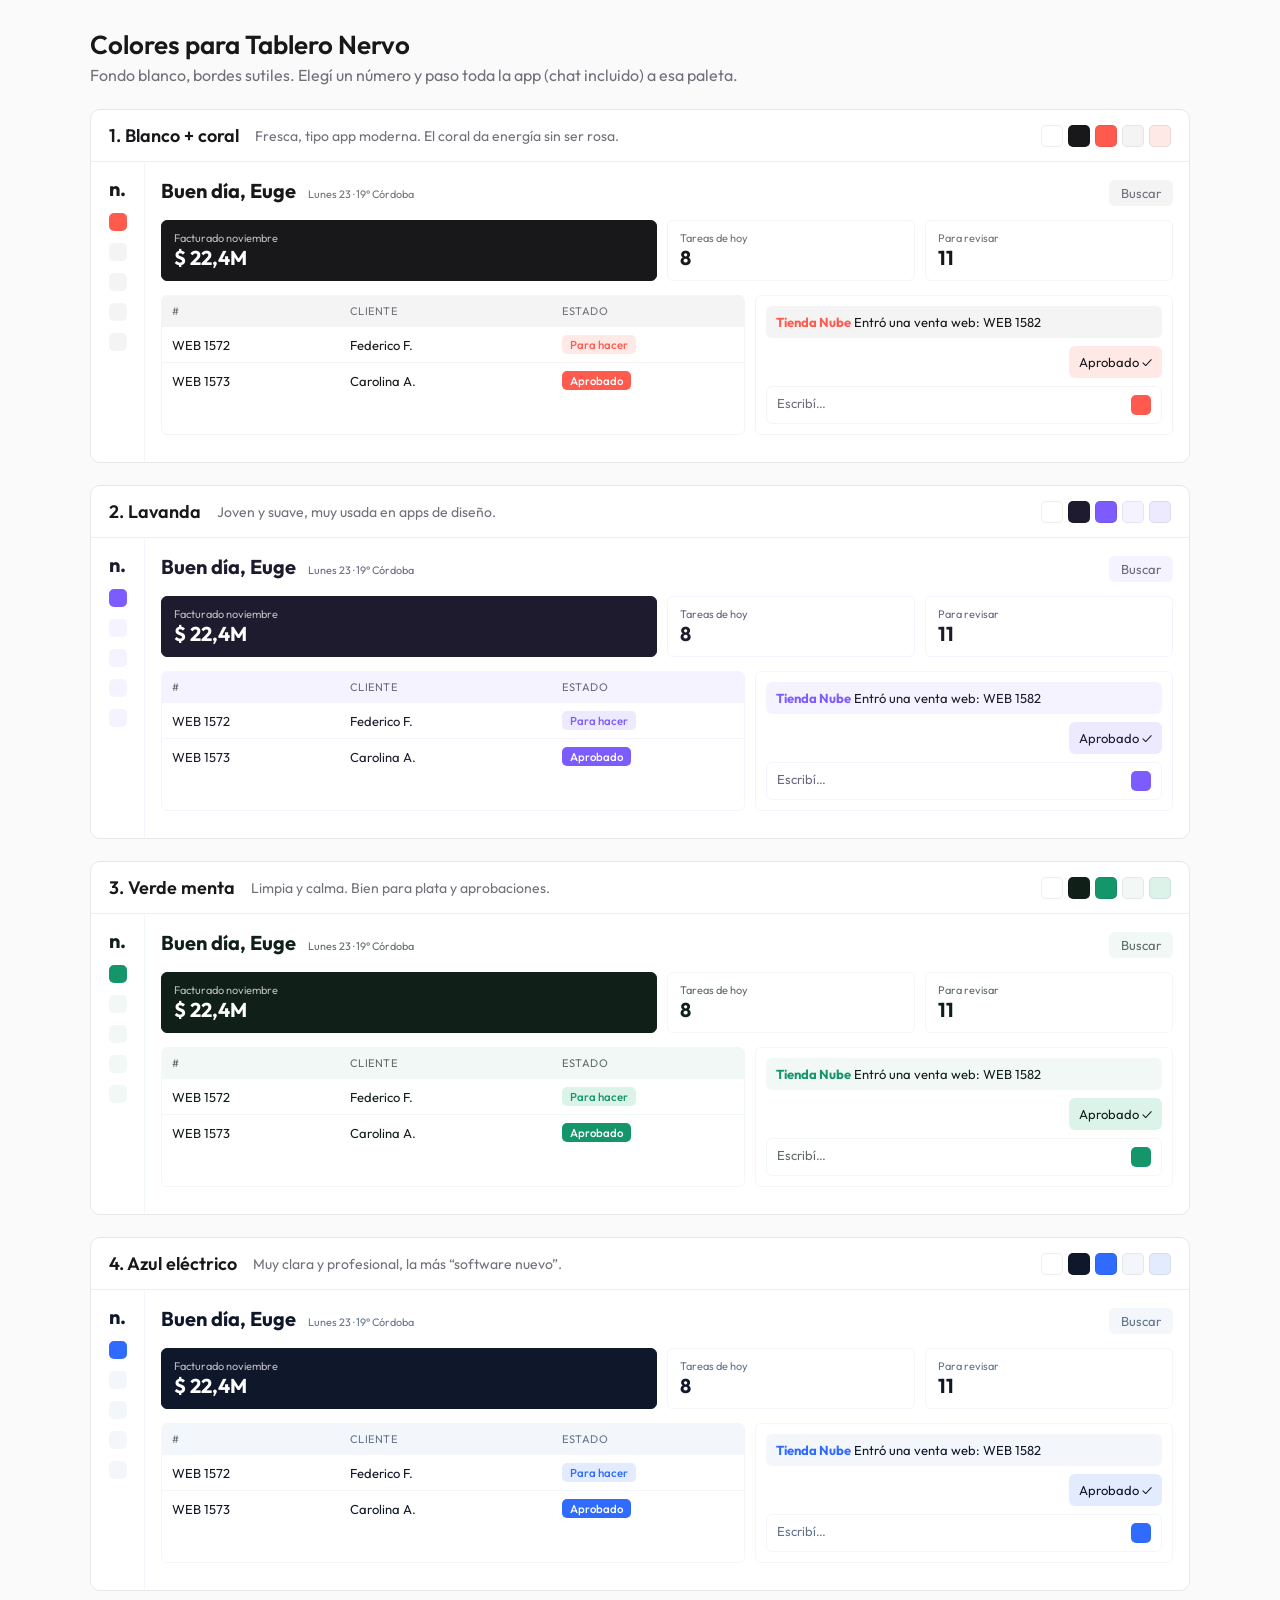
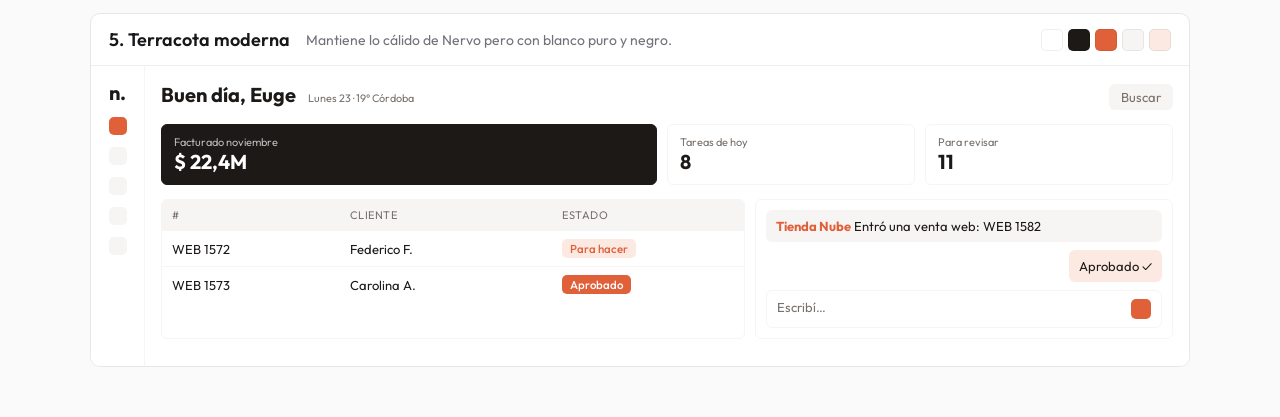
<file: colores-app.html>
<!doctype html><html lang="es"><head><meta charset="utf-8"><meta name="viewport" content="width=device-width,initial-scale=1"><title>Colores Nervo</title><link href="https://fonts.googleapis.com/css2?family=Outfit:wght@400;500;600;700&display=swap" rel="stylesheet"><style>*{box-sizing:border-box}body{margin:0;background:#FAFAFA;font-family:Outfit,sans-serif;color:#18181B;padding:28px 16px}main{max-width:1100px;margin:auto}h1{font-size:26px;margin:0 0 4px;font-weight:600}main>p{margin:0 0 24px;color:#71717A}.op{background:#fff;border:1px solid #E7E7EA;border-radius:10px;margin-bottom:22px;overflow:hidden}.hd{display:flex;align-items:center;gap:16px;flex-wrap:wrap;padding:14px 18px;border-bottom:1px solid #EEE}.hd h2{margin:0;font-size:18px;font-weight:600}.hd p{margin:0;color:#71717A;font-size:14px;flex:1;min-width:200px}.sw{display:flex;gap:5px}.sw i{width:22px;height:22px;border-radius:5px;border:1px solid #0001}.app{display:flex;background:var(--bg);color:var(--ink);min-height:300px;font-size:13px}aside{width:54px;border-right:1px solid var(--soft);display:flex;flex-direction:column;align-items:center;gap:12px;padding:14px 0}aside b{font-size:20px}aside span{width:18px;height:18px;border-radius:5px;background:var(--soft)}aside span.on{background:var(--ac)}.mn{flex:1;padding:16px;min-width:0}.top{display:flex;align-items:baseline;gap:12px;flex-wrap:wrap}.top strong{font-size:20px}.top small{color:var(--mut)}.top em{margin-left:auto;font-style:normal;background:var(--soft);color:var(--mut);padding:5px 12px;border-radius:6px}.kp{display:grid;grid-template-columns:2fr 1fr 1fr;gap:10px;margin:14px 0}.k{border:1px solid var(--soft);border-radius:6px;padding:10px 12px;background:var(--bg)}.k small{display:block;color:var(--mut);font-size:11px}.k strong{font-size:20px}.k.big{background:var(--ink);color:var(--bg);border-color:var(--ink)}.k.big small{color:var(--bg);opacity:.7}.row{display:grid;grid-template-columns:1.4fr 1fr;gap:10px}.tb{border:1px solid var(--soft);border-radius:6px;overflow:hidden}.th,.tr{display:grid;grid-template-columns:1fr 1.2fr 1fr;padding:8px 10px;gap:6px;align-items:center}.th{background:var(--soft);color:var(--mut);font-size:11px;text-transform:uppercase;letter-spacing:.04em}.tr{border-top:1px solid var(--soft)}.ch{background:var(--acs);color:var(--ac);padding:2px 8px;border-radius:5px;font-size:11.5px;justify-self:start;font-weight:500}.ch.ok{background:var(--ac);color:#fff}.chat{border:1px solid var(--soft);border-radius:6px;padding:10px;display:flex;flex-direction:column;gap:8px;background:var(--bg)}.m{background:var(--soft);padding:8px 10px;border-radius:6px}.m b{color:var(--ac)}.m.me{align-self:flex-end;background:var(--acs)}.in{margin-top:auto;border:1px solid var(--soft);border-radius:6px;padding:8px 10px;color:var(--mut);display:flex;justify-content:space-between}.in span{width:20px;height:20px;border-radius:5px;background:var(--ac)}@media(max-width:640px){.kp{grid-template-columns:1fr 1fr}.k.big{grid-column:1/-1}.row{grid-template-columns:1fr}}</style></head><body><main><h1>Colores para Tablero Nervo</h1><p>Fondo blanco, bordes sutiles. Elegí un número y paso toda la app (chat incluido) a esa paleta.</p><section class="op"><div class="hd"><h2>1. Blanco + coral</h2><p>Fresca, tipo app moderna. El coral da energía sin ser rosa.</p><div class="sw"><i style="background:#FFFFFF"></i><i style="background:#18181B"></i><i style="background:#FF5A4E"></i><i style="background:#F4F4F5"></i><i style="background:#FFE9E6"></i></div></div><div class="app" style="--bg:#FFFFFF;--ink:#18181B;--ac:#FF5A4E;--soft:#F4F4F5;--acs:#FFE9E6;--mut:#71717A"><aside><b>n.</b><span class="on"></span><span></span><span></span><span></span><span></span></aside><div class="mn"><div class="top"><strong>Buen día, Euge</strong><small>Lunes 23 · 19° Córdoba</small><em>Buscar</em></div><div class="kp"><div class="k big"><small>Facturado noviembre</small><strong>$ 22,4M</strong></div><div class="k"><small>Tareas de hoy</small><strong>8</strong></div><div class="k"><small>Para revisar</small><strong>11</strong></div></div><div class="row"><div class="tb"><div class="th"><span>#</span><span>Cliente</span><span>Estado</span></div><div class="tr"><span>WEB 1572</span><span>Federico F.</span><span class="ch">Para hacer</span></div><div class="tr"><span>WEB 1573</span><span>Carolina A.</span><span class="ch ok">Aprobado</span></div></div><div class="chat"><div class="m"><b>Tienda Nube</b> Entró una venta web: WEB 1582</div><div class="m me">Aprobado ✓</div><div class="in">Escribí…<span></span></div></div></div></div></div></section><section class="op"><div class="hd"><h2>2. Lavanda</h2><p>Joven y suave, muy usada en apps de diseño.</p><div class="sw"><i style="background:#FFFFFF"></i><i style="background:#1E1B2E"></i><i style="background:#7C5CFF"></i><i style="background:#F5F3FF"></i><i style="background:#EDE9FE"></i></div></div><div class="app" style="--bg:#FFFFFF;--ink:#1E1B2E;--ac:#7C5CFF;--soft:#F5F3FF;--acs:#EDE9FE;--mut:#6B6880"><aside><b>n.</b><span class="on"></span><span></span><span></span><span></span><span></span></aside><div class="mn"><div class="top"><strong>Buen día, Euge</strong><small>Lunes 23 · 19° Córdoba</small><em>Buscar</em></div><div class="kp"><div class="k big"><small>Facturado noviembre</small><strong>$ 22,4M</strong></div><div class="k"><small>Tareas de hoy</small><strong>8</strong></div><div class="k"><small>Para revisar</small><strong>11</strong></div></div><div class="row"><div class="tb"><div class="th"><span>#</span><span>Cliente</span><span>Estado</span></div><div class="tr"><span>WEB 1572</span><span>Federico F.</span><span class="ch">Para hacer</span></div><div class="tr"><span>WEB 1573</span><span>Carolina A.</span><span class="ch ok">Aprobado</span></div></div><div class="chat"><div class="m"><b>Tienda Nube</b> Entró una venta web: WEB 1582</div><div class="m me">Aprobado ✓</div><div class="in">Escribí…<span></span></div></div></div></div></div></section><section class="op"><div class="hd"><h2>3. Verde menta</h2><p>Limpia y calma. Bien para plata y aprobaciones.</p><div class="sw"><i style="background:#FFFFFF"></i><i style="background:#102018"></i><i style="background:#14966A"></i><i style="background:#F1F8F5"></i><i style="background:#DCF3EA"></i></div></div><div class="app" style="--bg:#FFFFFF;--ink:#102018;--ac:#14966A;--soft:#F1F8F5;--acs:#DCF3EA;--mut:#5E6E66"><aside><b>n.</b><span class="on"></span><span></span><span></span><span></span><span></span></aside><div class="mn"><div class="top"><strong>Buen día, Euge</strong><small>Lunes 23 · 19° Córdoba</small><em>Buscar</em></div><div class="kp"><div class="k big"><small>Facturado noviembre</small><strong>$ 22,4M</strong></div><div class="k"><small>Tareas de hoy</small><strong>8</strong></div><div class="k"><small>Para revisar</small><strong>11</strong></div></div><div class="row"><div class="tb"><div class="th"><span>#</span><span>Cliente</span><span>Estado</span></div><div class="tr"><span>WEB 1572</span><span>Federico F.</span><span class="ch">Para hacer</span></div><div class="tr"><span>WEB 1573</span><span>Carolina A.</span><span class="ch ok">Aprobado</span></div></div><div class="chat"><div class="m"><b>Tienda Nube</b> Entró una venta web: WEB 1582</div><div class="m me">Aprobado ✓</div><div class="in">Escribí…<span></span></div></div></div></div></div></section><section class="op"><div class="hd"><h2>4. Azul eléctrico</h2><p>Muy clara y profesional, la más “software nuevo”.</p><div class="sw"><i style="background:#FFFFFF"></i><i style="background:#0F172A"></i><i style="background:#2F6BFF"></i><i style="background:#F3F6FB"></i><i style="background:#E3ECFF"></i></div></div><div class="app" style="--bg:#FFFFFF;--ink:#0F172A;--ac:#2F6BFF;--soft:#F3F6FB;--acs:#E3ECFF;--mut:#64748B"><aside><b>n.</b><span class="on"></span><span></span><span></span><span></span><span></span></aside><div class="mn"><div class="top"><strong>Buen día, Euge</strong><small>Lunes 23 · 19° Córdoba</small><em>Buscar</em></div><div class="kp"><div class="k big"><small>Facturado noviembre</small><strong>$ 22,4M</strong></div><div class="k"><small>Tareas de hoy</small><strong>8</strong></div><div class="k"><small>Para revisar</small><strong>11</strong></div></div><div class="row"><div class="tb"><div class="th"><span>#</span><span>Cliente</span><span>Estado</span></div><div class="tr"><span>WEB 1572</span><span>Federico F.</span><span class="ch">Para hacer</span></div><div class="tr"><span>WEB 1573</span><span>Carolina A.</span><span class="ch ok">Aprobado</span></div></div><div class="chat"><div class="m"><b>Tienda Nube</b> Entró una venta web: WEB 1582</div><div class="m me">Aprobado ✓</div><div class="in">Escribí…<span></span></div></div></div></div></div></section><section class="op"><div class="hd"><h2>5. Terracota moderna</h2><p>Mantiene lo cálido de Nervo pero con blanco puro y negro.</p><div class="sw"><i style="background:#FFFFFF"></i><i style="background:#1C1917"></i><i style="background:#E0603A"></i><i style="background:#F7F5F3"></i><i style="background:#FCE9E1"></i></div></div><div class="app" style="--bg:#FFFFFF;--ink:#1C1917;--ac:#E0603A;--soft:#F7F5F3;--acs:#FCE9E1;--mut:#78716C"><aside><b>n.</b><span class="on"></span><span></span><span></span><span></span><span></span></aside><div class="mn"><div class="top"><strong>Buen día, Euge</strong><small>Lunes 23 · 19° Córdoba</small><em>Buscar</em></div><div class="kp"><div class="k big"><small>Facturado noviembre</small><strong>$ 22,4M</strong></div><div class="k"><small>Tareas de hoy</small><strong>8</strong></div><div class="k"><small>Para revisar</small><strong>11</strong></div></div><div class="row"><div class="tb"><div class="th"><span>#</span><span>Cliente</span><span>Estado</span></div><div class="tr"><span>WEB 1572</span><span>Federico F.</span><span class="ch">Para hacer</span></div><div class="tr"><span>WEB 1573</span><span>Carolina A.</span><span class="ch ok">Aprobado</span></div></div><div class="chat"><div class="m"><b>Tienda Nube</b> Entró una venta web: WEB 1582</div><div class="m me">Aprobado ✓</div><div class="in">Escribí…<span></span></div></div></div></div></div></section></main></body></html>
</file>
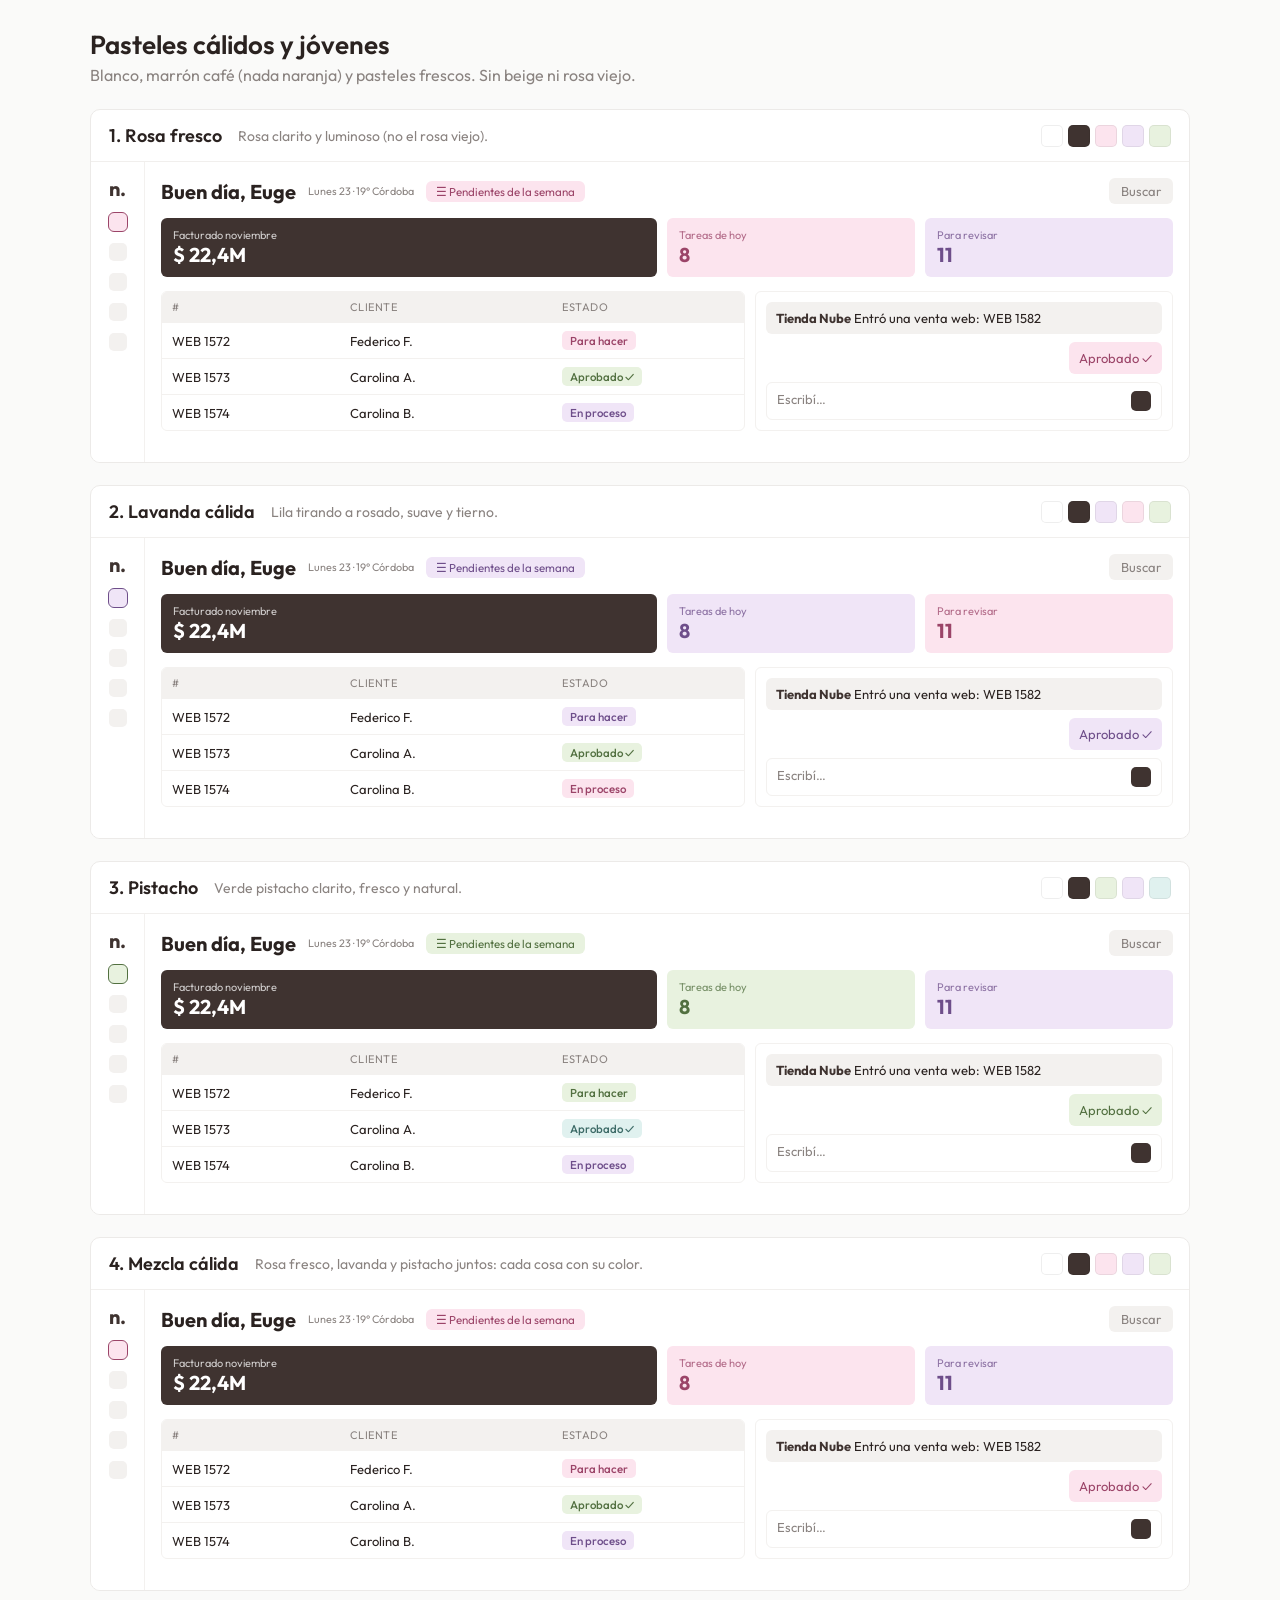
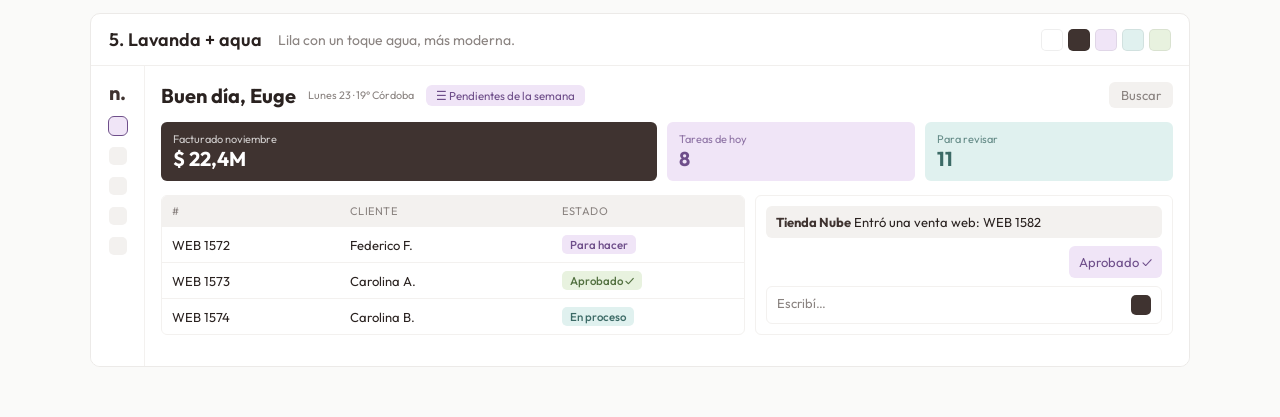
<file: colores-combo.html>
<!doctype html><html lang="es"><head><meta charset="utf-8"><meta name="viewport" content="width=device-width,initial-scale=1"><title>Combinaciones Nervo</title><link href="https://fonts.googleapis.com/css2?family=Outfit:wght@400;500;600;700&display=swap" rel="stylesheet"><style>*{box-sizing:border-box}body{margin:0;background:#FAFAF9;font-family:Outfit,sans-serif;color:#2A2220;padding:28px 16px}main{max-width:1100px;margin:auto}h1{font-size:26px;margin:0 0 4px;font-weight:600}main>p{margin:0 0 24px;color:#8A8380}.op{background:#fff;border:1px solid #ECEAE8;border-radius:10px;margin-bottom:22px;overflow:hidden}.hd{display:flex;align-items:center;gap:16px;flex-wrap:wrap;padding:14px 18px;border-bottom:1px solid #F1EFED}.hd h2{margin:0;font-size:18px;font-weight:600}.hd p{margin:0;color:#8A8380;font-size:14px;flex:1;min-width:200px}.sw{display:flex;gap:5px}.sw i{width:22px;height:22px;border-radius:5px;border:1px solid #0001}.app{display:flex;background:#fff;color:#2A2220;min-height:300px;font-size:13px}aside{width:54px;border-right:1px solid #F3F1EF;display:flex;flex-direction:column;align-items:center;gap:12px;padding:14px 0}aside b{font-size:20px;color:#3F3330}aside span{width:18px;height:18px;border-radius:5px;background:#F3F1EF}aside span.on{background:var(--a);outline:1.5px solid var(--at)}.mn{flex:1;padding:16px;min-width:0}.top{display:flex;align-items:center;gap:12px;flex-wrap:wrap}.top strong{font-size:20px}.top small{color:#8A8380}.pill{background:var(--a);color:var(--at);padding:3px 10px;border-radius:6px;font-size:11.5px}.top em{margin-left:auto;font-style:normal;background:#F3F1EF;color:#8A8380;padding:5px 12px;border-radius:6px}.kp{display:grid;grid-template-columns:2fr 1fr 1fr;gap:10px;margin:14px 0}.k{border-radius:6px;padding:10px 12px}.k small{display:block;font-size:11px;opacity:.75}.k strong{font-size:20px}.k.big{background:#3F3330;color:#fff}.k.ka{background:var(--a);color:var(--at)}.k.kb{background:var(--b);color:var(--bt)}.row{display:grid;grid-template-columns:1.4fr 1fr;gap:10px}.tb{border:1px solid #F3F1EF;border-radius:6px;overflow:hidden}.th,.tr{display:grid;grid-template-columns:1fr 1.2fr 1fr;padding:8px 10px;gap:6px;align-items:center}.th{background:#F3F1EF;color:#8A8380;font-size:11px;text-transform:uppercase;letter-spacing:.04em}.tr{border-top:1px solid #F3F1EF}.ch{padding:2px 8px;border-radius:5px;font-size:11.5px;justify-self:start;font-weight:500}.ca{background:var(--a);color:var(--at)}.cb{background:var(--b);color:var(--bt)}.cc{background:var(--c);color:var(--ct)}.chat{border:1px solid #F3F1EF;border-radius:6px;padding:10px;display:flex;flex-direction:column;gap:8px}.m{background:#F3F1EF;padding:8px 10px;border-radius:6px}.m b{color:#3F3330}.m.me{align-self:flex-end;background:var(--a);color:var(--at)}.in{margin-top:auto;border:1px solid #F3F1EF;border-radius:6px;padding:8px 10px;color:#8A8380;display:flex;justify-content:space-between}.in span{width:20px;height:20px;border-radius:5px;background:#3F3330}@media(max-width:640px){.kp{grid-template-columns:1fr 1fr}.k.big{grid-column:1/-1}.row{grid-template-columns:1fr}}</style></head><body><main><h1>Pasteles cálidos y jóvenes</h1><p>Blanco, marrón café (nada naranja) y pasteles frescos. Sin beige ni rosa viejo.</p><section class="op"><div class="hd"><h2>1. Rosa fresco</h2><p>Rosa clarito y luminoso (no el rosa viejo).</p><div class="sw"><i style="background:#FFFFFF"></i><i style="background:#3F3330"></i><i style="background:#FCE4EE"></i><i style="background:#F0E5F7"></i><i style="background:#E8F2DF"></i></div></div><div class="app" style="--a:#FCE4EE;--at:#9B4468;--b:#F0E5F7;--bt:#6E4E8A;--c:#E8F2DF;--ct:#527040"><aside><b>n.</b><span class="on"></span><span></span><span></span><span></span><span></span></aside><div class="mn"><div class="top"><strong>Buen día, Euge</strong><small>Lunes 23 · 19° Córdoba</small><span class="pill">☰ Pendientes de la semana</span><em>Buscar</em></div><div class="kp"><div class="k big"><small>Facturado noviembre</small><strong>$ 22,4M</strong></div><div class="k ka"><small>Tareas de hoy</small><strong>8</strong></div><div class="k kb"><small>Para revisar</small><strong>11</strong></div></div><div class="row"><div class="tb"><div class="th"><span>#</span><span>Cliente</span><span>Estado</span></div><div class="tr"><span>WEB 1572</span><span>Federico F.</span><span class="ch ca">Para hacer</span></div><div class="tr"><span>WEB 1573</span><span>Carolina A.</span><span class="ch cc">Aprobado ✓</span></div><div class="tr"><span>WEB 1574</span><span>Carolina B.</span><span class="ch cb">En proceso</span></div></div><div class="chat"><div class="m"><b>Tienda Nube</b> Entró una venta web: WEB 1582</div><div class="m me">Aprobado ✓</div><div class="in">Escribí…<span></span></div></div></div></div></div></section><section class="op"><div class="hd"><h2>2. Lavanda cálida</h2><p>Lila tirando a rosado, suave y tierno.</p><div class="sw"><i style="background:#FFFFFF"></i><i style="background:#3F3330"></i><i style="background:#F0E5F7"></i><i style="background:#FCE4EE"></i><i style="background:#E8F2DF"></i></div></div><div class="app" style="--a:#F0E5F7;--at:#6E4E8A;--b:#FCE4EE;--bt:#9B4468;--c:#E8F2DF;--ct:#527040"><aside><b>n.</b><span class="on"></span><span></span><span></span><span></span><span></span></aside><div class="mn"><div class="top"><strong>Buen día, Euge</strong><small>Lunes 23 · 19° Córdoba</small><span class="pill">☰ Pendientes de la semana</span><em>Buscar</em></div><div class="kp"><div class="k big"><small>Facturado noviembre</small><strong>$ 22,4M</strong></div><div class="k ka"><small>Tareas de hoy</small><strong>8</strong></div><div class="k kb"><small>Para revisar</small><strong>11</strong></div></div><div class="row"><div class="tb"><div class="th"><span>#</span><span>Cliente</span><span>Estado</span></div><div class="tr"><span>WEB 1572</span><span>Federico F.</span><span class="ch ca">Para hacer</span></div><div class="tr"><span>WEB 1573</span><span>Carolina A.</span><span class="ch cc">Aprobado ✓</span></div><div class="tr"><span>WEB 1574</span><span>Carolina B.</span><span class="ch cb">En proceso</span></div></div><div class="chat"><div class="m"><b>Tienda Nube</b> Entró una venta web: WEB 1582</div><div class="m me">Aprobado ✓</div><div class="in">Escribí…<span></span></div></div></div></div></div></section><section class="op"><div class="hd"><h2>3. Pistacho</h2><p>Verde pistacho clarito, fresco y natural.</p><div class="sw"><i style="background:#FFFFFF"></i><i style="background:#3F3330"></i><i style="background:#E8F2DF"></i><i style="background:#F0E5F7"></i><i style="background:#E0F1EF"></i></div></div><div class="app" style="--a:#E8F2DF;--at:#527040;--b:#F0E5F7;--bt:#6E4E8A;--c:#E0F1EF;--ct:#3C6A66"><aside><b>n.</b><span class="on"></span><span></span><span></span><span></span><span></span></aside><div class="mn"><div class="top"><strong>Buen día, Euge</strong><small>Lunes 23 · 19° Córdoba</small><span class="pill">☰ Pendientes de la semana</span><em>Buscar</em></div><div class="kp"><div class="k big"><small>Facturado noviembre</small><strong>$ 22,4M</strong></div><div class="k ka"><small>Tareas de hoy</small><strong>8</strong></div><div class="k kb"><small>Para revisar</small><strong>11</strong></div></div><div class="row"><div class="tb"><div class="th"><span>#</span><span>Cliente</span><span>Estado</span></div><div class="tr"><span>WEB 1572</span><span>Federico F.</span><span class="ch ca">Para hacer</span></div><div class="tr"><span>WEB 1573</span><span>Carolina A.</span><span class="ch cc">Aprobado ✓</span></div><div class="tr"><span>WEB 1574</span><span>Carolina B.</span><span class="ch cb">En proceso</span></div></div><div class="chat"><div class="m"><b>Tienda Nube</b> Entró una venta web: WEB 1582</div><div class="m me">Aprobado ✓</div><div class="in">Escribí…<span></span></div></div></div></div></div></section><section class="op"><div class="hd"><h2>4. Mezcla cálida</h2><p>Rosa fresco, lavanda y pistacho juntos: cada cosa con su color.</p><div class="sw"><i style="background:#FFFFFF"></i><i style="background:#3F3330"></i><i style="background:#FCE4EE"></i><i style="background:#F0E5F7"></i><i style="background:#E8F2DF"></i></div></div><div class="app" style="--a:#FCE4EE;--at:#9B4468;--b:#F0E5F7;--bt:#6E4E8A;--c:#E8F2DF;--ct:#527040"><aside><b>n.</b><span class="on"></span><span></span><span></span><span></span><span></span></aside><div class="mn"><div class="top"><strong>Buen día, Euge</strong><small>Lunes 23 · 19° Córdoba</small><span class="pill">☰ Pendientes de la semana</span><em>Buscar</em></div><div class="kp"><div class="k big"><small>Facturado noviembre</small><strong>$ 22,4M</strong></div><div class="k ka"><small>Tareas de hoy</small><strong>8</strong></div><div class="k kb"><small>Para revisar</small><strong>11</strong></div></div><div class="row"><div class="tb"><div class="th"><span>#</span><span>Cliente</span><span>Estado</span></div><div class="tr"><span>WEB 1572</span><span>Federico F.</span><span class="ch ca">Para hacer</span></div><div class="tr"><span>WEB 1573</span><span>Carolina A.</span><span class="ch cc">Aprobado ✓</span></div><div class="tr"><span>WEB 1574</span><span>Carolina B.</span><span class="ch cb">En proceso</span></div></div><div class="chat"><div class="m"><b>Tienda Nube</b> Entró una venta web: WEB 1582</div><div class="m me">Aprobado ✓</div><div class="in">Escribí…<span></span></div></div></div></div></div></section><section class="op"><div class="hd"><h2>5. Lavanda + aqua</h2><p>Lila con un toque agua, más moderna.</p><div class="sw"><i style="background:#FFFFFF"></i><i style="background:#3F3330"></i><i style="background:#F0E5F7"></i><i style="background:#E0F1EF"></i><i style="background:#E8F2DF"></i></div></div><div class="app" style="--a:#F0E5F7;--at:#6E4E8A;--b:#E0F1EF;--bt:#3C6A66;--c:#E8F2DF;--ct:#527040"><aside><b>n.</b><span class="on"></span><span></span><span></span><span></span><span></span></aside><div class="mn"><div class="top"><strong>Buen día, Euge</strong><small>Lunes 23 · 19° Córdoba</small><span class="pill">☰ Pendientes de la semana</span><em>Buscar</em></div><div class="kp"><div class="k big"><small>Facturado noviembre</small><strong>$ 22,4M</strong></div><div class="k ka"><small>Tareas de hoy</small><strong>8</strong></div><div class="k kb"><small>Para revisar</small><strong>11</strong></div></div><div class="row"><div class="tb"><div class="th"><span>#</span><span>Cliente</span><span>Estado</span></div><div class="tr"><span>WEB 1572</span><span>Federico F.</span><span class="ch ca">Para hacer</span></div><div class="tr"><span>WEB 1573</span><span>Carolina A.</span><span class="ch cc">Aprobado ✓</span></div><div class="tr"><span>WEB 1574</span><span>Carolina B.</span><span class="ch cb">En proceso</span></div></div><div class="chat"><div class="m"><b>Tienda Nube</b> Entró una venta web: WEB 1582</div><div class="m me">Aprobado ✓</div><div class="in">Escribí…<span></span></div></div></div></div></div></section></main></body></html>
</file>
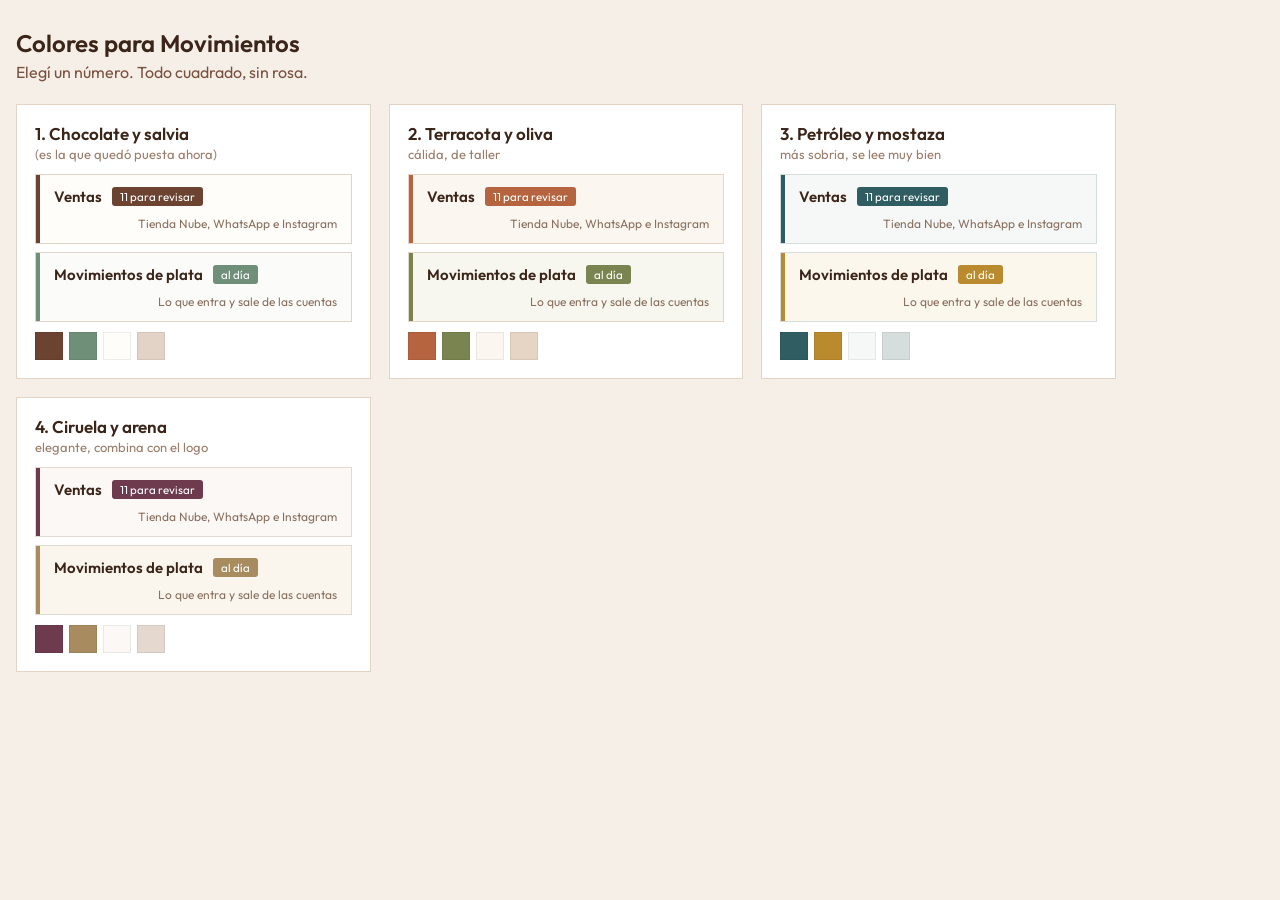
<file: colores-mov.html>
<!doctype html><html lang="es"><head><meta charset="utf-8"><meta name="viewport" content="width=device-width,initial-scale=1"><title>Colores Movimientos</title><link href="https://fonts.googleapis.com/css2?family=Outfit:wght@400;500;600&display=swap" rel="stylesheet"><style>body{margin:0;background:#F5EFE8;font-family:Outfit,sans-serif;color:#3B2418;padding:28px 16px}h1{font-weight:600;font-size:24px;margin:0 0 4px}main>p{margin:0 0 22px;color:#7A5240}.g{display:grid;grid-template-columns:repeat(auto-fit,minmax(320px,1fr));gap:18px;max-width:1100px}.op{background:#fff;border:1px solid #E2D3C6;padding:18px}.op h2{font-size:17px;margin:0;font-weight:600}.op>p{margin:2px 0 12px;font-size:13px;color:#9A7D6B}.b{border:1px solid;padding:12px 14px 12px 18px;display:flex;align-items:center;gap:10px;flex-wrap:wrap;margin-bottom:8px}.b b{font-weight:600;font-size:15px}.b em{font-style:normal;color:#fff;font-size:11.5px;padding:2px 8px;border-radius:3px}.b span{font-size:12px;color:#8A7060;margin-left:auto}.sw{display:flex;gap:6px;margin-top:10px}.sw i{width:26px;height:26px;border:1px solid #0001}</style></head><body><main><h1>Colores para Movimientos</h1><p>Elegí un número. Todo cuadrado, sin rosa.</p><div class="g"><div class="op"><h2>1. Chocolate y salvia</h2><p>(es la que quedó puesta ahora)</p><div class="b" style="background:#FFFDFA;box-shadow:inset 4px 0 0 #6B4330;border-color:#E2D3C6"><b>Ventas</b><em style="background:#6B4330">11 para revisar</em><span>Tienda Nube, WhatsApp e Instagram</span></div><div class="b" style="background:#FBFCFA;box-shadow:inset 4px 0 0 #6F8F78;border-color:#E2D3C6"><b>Movimientos de plata</b><em style="background:#6F8F78">al día</em><span>Lo que entra y sale de las cuentas</span></div><div class="sw"><i style="background:#6B4330"></i><i style="background:#6F8F78"></i><i style="background:#FFFDFA"></i><i style="background:#E2D3C6"></i></div></div><div class="op"><h2>2. Terracota y oliva</h2><p>cálida, de taller</p><div class="b" style="background:#FBF6F0;box-shadow:inset 4px 0 0 #B5643F;border-color:#E6D5C4"><b>Ventas</b><em style="background:#B5643F">11 para revisar</em><span>Tienda Nube, WhatsApp e Instagram</span></div><div class="b" style="background:#F7F7EF;box-shadow:inset 4px 0 0 #7A8450;border-color:#E6D5C4"><b>Movimientos de plata</b><em style="background:#7A8450">al día</em><span>Lo que entra y sale de las cuentas</span></div><div class="sw"><i style="background:#B5643F"></i><i style="background:#7A8450"></i><i style="background:#FBF6F0"></i><i style="background:#E6D5C4"></i></div></div><div class="op"><h2>3. Petróleo y mostaza</h2><p>más sobria, se lee muy bien</p><div class="b" style="background:#F6F8F7;box-shadow:inset 4px 0 0 #2F5D62;border-color:#D5DEDC"><b>Ventas</b><em style="background:#2F5D62">11 para revisar</em><span>Tienda Nube, WhatsApp e Instagram</span></div><div class="b" style="background:#FBF7EC;box-shadow:inset 4px 0 0 #B98B2E;border-color:#D5DEDC"><b>Movimientos de plata</b><em style="background:#B98B2E">al día</em><span>Lo que entra y sale de las cuentas</span></div><div class="sw"><i style="background:#2F5D62"></i><i style="background:#B98B2E"></i><i style="background:#F6F8F7"></i><i style="background:#D5DEDC"></i></div></div><div class="op"><h2>4. Ciruela y arena</h2><p>elegante, combina con el logo</p><div class="b" style="background:#FBF8F5;box-shadow:inset 4px 0 0 #6E3B4E;border-color:#E4D8CF"><b>Ventas</b><em style="background:#6E3B4E">11 para revisar</em><span>Tienda Nube, WhatsApp e Instagram</span></div><div class="b" style="background:#FAF6EE;box-shadow:inset 4px 0 0 #A88B5E;border-color:#E4D8CF"><b>Movimientos de plata</b><em style="background:#A88B5E">al día</em><span>Lo que entra y sale de las cuentas</span></div><div class="sw"><i style="background:#6E3B4E"></i><i style="background:#A88B5E"></i><i style="background:#FBF8F5"></i><i style="background:#E4D8CF"></i></div></div></div></main></body></html>
</file>
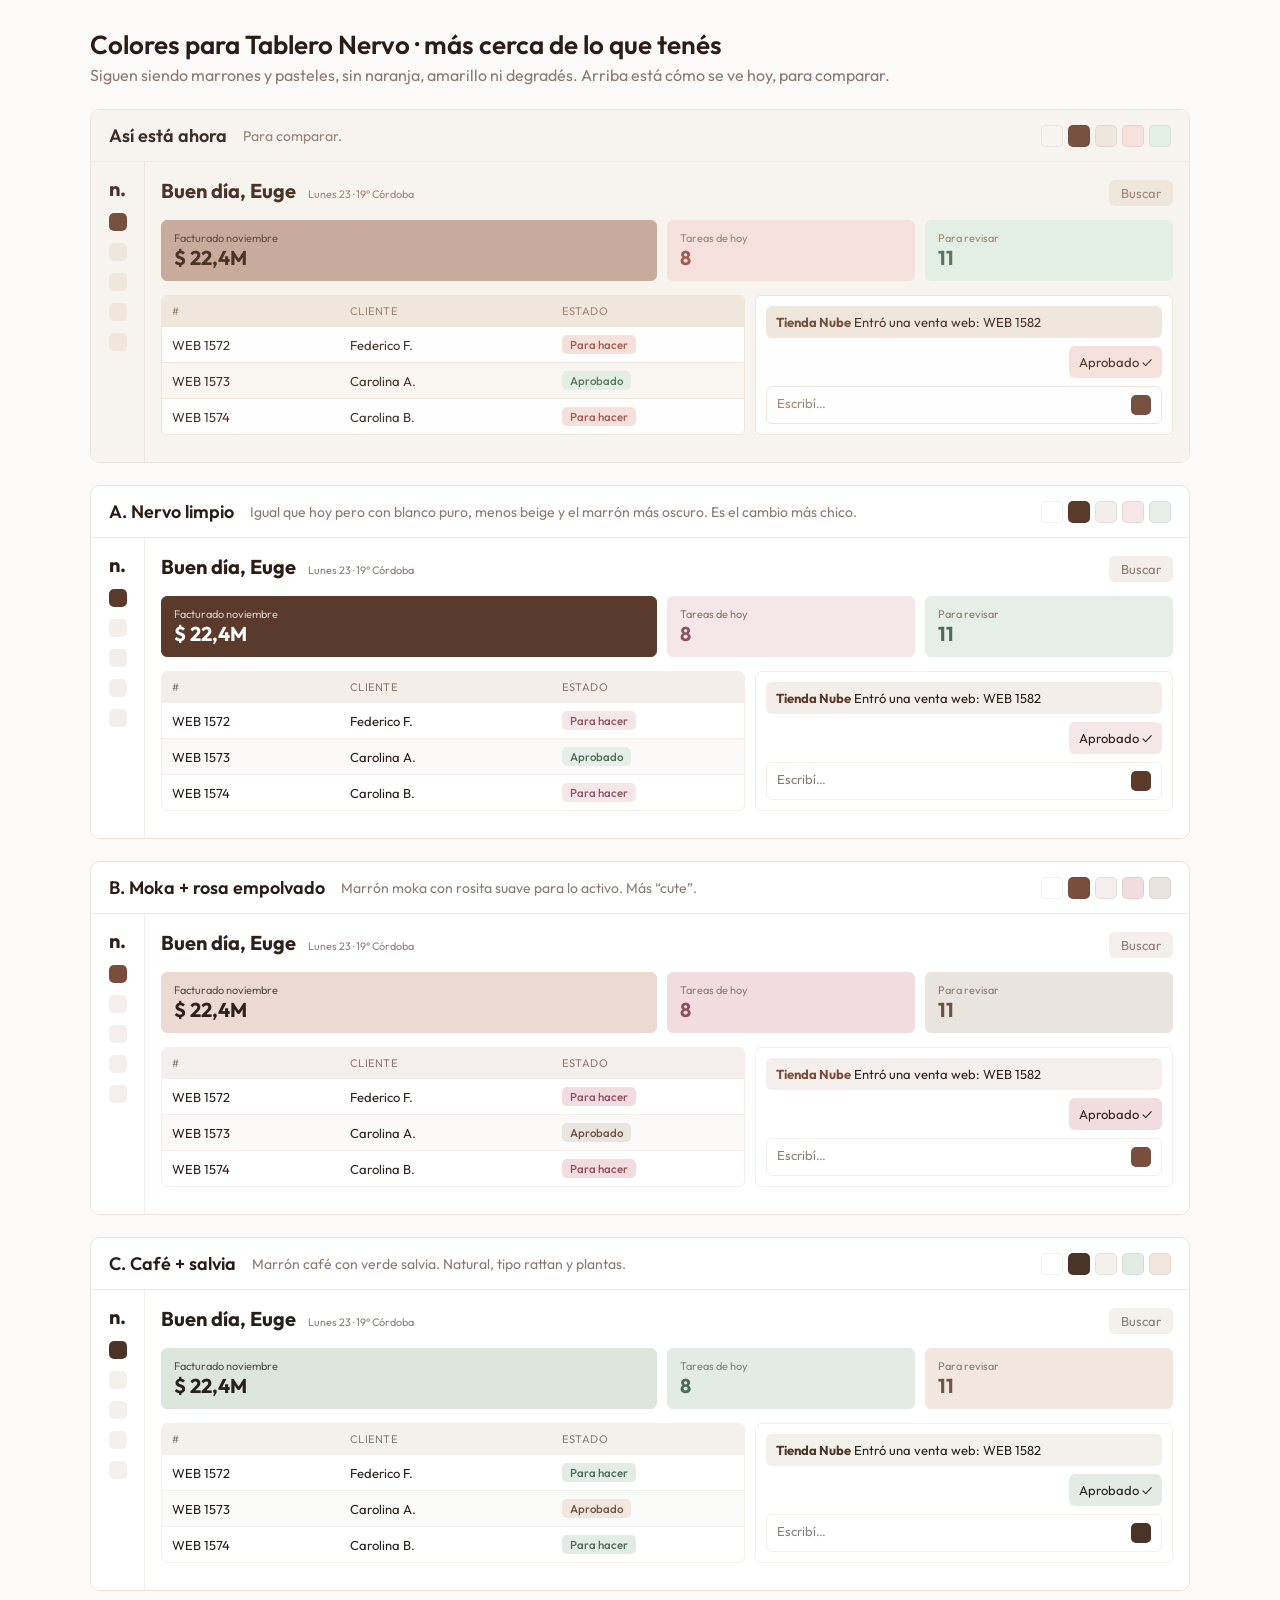
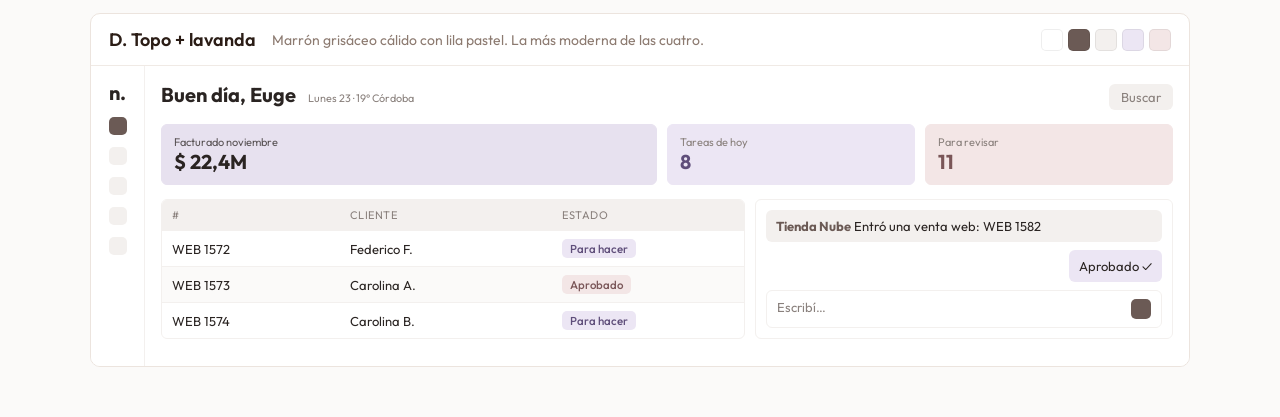
<file: colores-nervo.html>
<!doctype html><html lang="es"><head><meta charset="utf-8"><meta name="viewport" content="width=device-width,initial-scale=1"><title>Colores Nervo</title><link href="https://fonts.googleapis.com/css2?family=Outfit:wght@400;500;600;700&display=swap" rel="stylesheet"><style>*{box-sizing:border-box}body{margin:0;background:#FBFAF9;font-family:Outfit,sans-serif;color:#2B1D16;padding:28px 16px}main{max-width:1100px;margin:auto}h1{font-size:26px;margin:0 0 4px;font-weight:600}main>p{margin:0 0 24px;color:#8C7A70}.op{background:#fff;border:1px solid #ECE4DE;border-radius:10px;margin-bottom:22px;overflow:hidden}.op.hoy{opacity:.92}.op.hoy .hd{background:#F7F3EF}.hd{display:flex;align-items:center;gap:16px;flex-wrap:wrap;padding:14px 18px;border-bottom:1px solid #F0EAE5}.hd h2{margin:0;font-size:18px;font-weight:600}.hd p{margin:0;color:#8C7A70;font-size:14px;flex:1;min-width:200px}.sw{display:flex;gap:5px}.sw i{width:22px;height:22px;border-radius:5px;border:1px solid #0001}.app{display:flex;background:var(--bg);color:var(--ink);min-height:300px;font-size:13px}aside{width:54px;border-right:1px solid var(--soft);display:flex;flex-direction:column;align-items:center;gap:12px;padding:14px 0}aside b{font-size:20px}aside span{width:18px;height:18px;border-radius:5px;background:var(--soft)}aside span.on{background:var(--ac)}.mn{flex:1;padding:16px;min-width:0}.top{display:flex;align-items:baseline;gap:12px;flex-wrap:wrap}.top strong{font-size:20px}.top small{color:var(--mut)}.top em{margin-left:auto;font-style:normal;background:var(--soft);color:var(--mut);padding:5px 12px;border-radius:6px}.kp{display:grid;grid-template-columns:2fr 1fr 1fr;gap:10px;margin:14px 0}.k{border:1px solid var(--soft);border-radius:6px;padding:10px 12px}.k small{display:block;color:var(--mut);font-size:11px}.k strong{font-size:20px}.k.big{background:var(--big);color:var(--bigt);border-color:var(--big)}.k.big small{color:var(--bigt);opacity:.75}.k.a{background:var(--ca);border-color:var(--ca)}.k.a strong{color:var(--cat)}.k.b{background:var(--cb);border-color:var(--cb)}.k.b strong{color:var(--cbt)}.row{display:grid;grid-template-columns:1.4fr 1fr;gap:10px}.tb{border:1px solid var(--soft);border-radius:6px;overflow:hidden;background:#fff}.th,.tr{display:grid;grid-template-columns:1fr 1.2fr 1fr;padding:8px 10px;gap:6px;align-items:center}.th{background:var(--soft);color:var(--mut);font-size:11px;text-transform:uppercase;letter-spacing:.04em}.tr{border-top:1px solid var(--soft)}.tr:nth-child(odd){background:color-mix(in srgb,var(--soft) 35%,#fff)}.ch{background:var(--ca);color:var(--cat);padding:2px 8px;border-radius:5px;font-size:11.5px;justify-self:start;font-weight:500}.ch.ok{background:var(--cb);color:var(--cbt)}.chat{border:1px solid var(--soft);border-radius:6px;padding:10px;display:flex;flex-direction:column;gap:8px;background:#fff}.m{background:var(--soft);padding:8px 10px;border-radius:6px}.m b{color:var(--ac)}.m.me{align-self:flex-end;background:var(--ca)}.in{margin-top:auto;border:1px solid var(--soft);border-radius:6px;padding:8px 10px;color:var(--mut);display:flex;justify-content:space-between}.in span{width:20px;height:20px;border-radius:5px;background:var(--ac)}@media(max-width:640px){.kp{grid-template-columns:1fr 1fr}.k.big{grid-column:1/-1}.row{grid-template-columns:1fr}}</style></head><body><main><h1>Colores para Tablero Nervo · más cerca de lo que tenés</h1><p>Siguen siendo marrones y pasteles, sin naranja, amarillo ni degradés. Arriba está cómo se ve hoy, para comparar.</p><section class="op hoy"><div class="hd"><h2>Así está ahora</h2><p>Para comparar.</p><div class="sw"><i style="background:#F7F3EF"></i><i style="background:#6B4330"></i><i style="background:#EFE5DA"></i><i style="background:#F6DEDA"></i><i style="background:#E3EFE3"></i></div></div><div class="app" style="--bg:#F7F3EF;--ink:#3B2418;--ac:#6B4330;--soft:#EFE5DA;--ca:#F6DEDA;--cat:#9A4E43;--cb:#E3EFE3;--cbt:#4E6B55;--mut:#9A7D6B;--big:#C4A592;--bigt:#3B2418"><aside><b>n.</b><span class="on"></span><span></span><span></span><span></span><span></span></aside><div class="mn"><div class="top"><strong>Buen día, Euge</strong><small>Lunes 23 · 19° Córdoba</small><em>Buscar</em></div><div class="kp"><div class="k big"><small>Facturado noviembre</small><strong>$ 22,4M</strong></div><div class="k a"><small>Tareas de hoy</small><strong>8</strong></div><div class="k b"><small>Para revisar</small><strong>11</strong></div></div><div class="row"><div class="tb"><div class="th"><span>#</span><span>Cliente</span><span>Estado</span></div><div class="tr"><span>WEB 1572</span><span>Federico F.</span><span class="ch">Para hacer</span></div><div class="tr"><span>WEB 1573</span><span>Carolina A.</span><span class="ch ok">Aprobado</span></div><div class="tr"><span>WEB 1574</span><span>Carolina B.</span><span class="ch">Para hacer</span></div></div><div class="chat"><div class="m"><b>Tienda Nube</b> Entró una venta web: WEB 1582</div><div class="m me">Aprobado ✓</div><div class="in">Escribí…<span></span></div></div></div></div></div></section><section class="op"><div class="hd"><h2>A. Nervo limpio</h2><p>Igual que hoy pero con blanco puro, menos beige y el marrón más oscuro. Es el cambio más chico.</p><div class="sw"><i style="background:#FFFFFF"></i><i style="background:#5A3A2B"></i><i style="background:#F3EEEA"></i><i style="background:#F5E6E8"></i><i style="background:#E6EFE7"></i></div></div><div class="app" style="--bg:#FFFFFF;--ink:#2B1D16;--ac:#5A3A2B;--soft:#F3EEEA;--ca:#F5E6E8;--cat:#8A5560;--cb:#E6EFE7;--cbt:#4F6B57;--mut:#8C7A70;--big:#5A3A2B;--bigt:#fff"><aside><b>n.</b><span class="on"></span><span></span><span></span><span></span><span></span></aside><div class="mn"><div class="top"><strong>Buen día, Euge</strong><small>Lunes 23 · 19° Córdoba</small><em>Buscar</em></div><div class="kp"><div class="k big"><small>Facturado noviembre</small><strong>$ 22,4M</strong></div><div class="k a"><small>Tareas de hoy</small><strong>8</strong></div><div class="k b"><small>Para revisar</small><strong>11</strong></div></div><div class="row"><div class="tb"><div class="th"><span>#</span><span>Cliente</span><span>Estado</span></div><div class="tr"><span>WEB 1572</span><span>Federico F.</span><span class="ch">Para hacer</span></div><div class="tr"><span>WEB 1573</span><span>Carolina A.</span><span class="ch ok">Aprobado</span></div><div class="tr"><span>WEB 1574</span><span>Carolina B.</span><span class="ch">Para hacer</span></div></div><div class="chat"><div class="m"><b>Tienda Nube</b> Entró una venta web: WEB 1582</div><div class="m me">Aprobado ✓</div><div class="in">Escribí…<span></span></div></div></div></div></div></section><section class="op"><div class="hd"><h2>B. Moka + rosa empolvado</h2><p>Marrón moka con rosita suave para lo activo. Más “cute”.</p><div class="sw"><i style="background:#FFFFFF"></i><i style="background:#7A4E3D"></i><i style="background:#F4EFEC"></i><i style="background:#F3DCDF"></i><i style="background:#EAE4DF"></i></div></div><div class="app" style="--bg:#FFFFFF;--ink:#2E211B;--ac:#7A4E3D;--soft:#F4EFEC;--ca:#F3DCDF;--cat:#8E4F5C;--cb:#EAE4DF;--cbt:#6A5245;--mut:#8F7E75;--big:#EBD9D2;--bigt:#2E211B"><aside><b>n.</b><span class="on"></span><span></span><span></span><span></span><span></span></aside><div class="mn"><div class="top"><strong>Buen día, Euge</strong><small>Lunes 23 · 19° Córdoba</small><em>Buscar</em></div><div class="kp"><div class="k big"><small>Facturado noviembre</small><strong>$ 22,4M</strong></div><div class="k a"><small>Tareas de hoy</small><strong>8</strong></div><div class="k b"><small>Para revisar</small><strong>11</strong></div></div><div class="row"><div class="tb"><div class="th"><span>#</span><span>Cliente</span><span>Estado</span></div><div class="tr"><span>WEB 1572</span><span>Federico F.</span><span class="ch">Para hacer</span></div><div class="tr"><span>WEB 1573</span><span>Carolina A.</span><span class="ch ok">Aprobado</span></div><div class="tr"><span>WEB 1574</span><span>Carolina B.</span><span class="ch">Para hacer</span></div></div><div class="chat"><div class="m"><b>Tienda Nube</b> Entró una venta web: WEB 1582</div><div class="m me">Aprobado ✓</div><div class="in">Escribí…<span></span></div></div></div></div></div></section><section class="op"><div class="hd"><h2>C. Café + salvia</h2><p>Marrón café con verde salvia. Natural, tipo rattan y plantas.</p><div class="sw"><i style="background:#FFFFFF"></i><i style="background:#4A3428"></i><i style="background:#F2F1EC"></i><i style="background:#E3ECE4"></i><i style="background:#F1E7DF"></i></div></div><div class="app" style="--bg:#FFFFFF;--ink:#26201B;--ac:#4A3428;--soft:#F2F1EC;--ca:#E3ECE4;--cat:#4D6A56;--cb:#F1E7DF;--cbt:#6E5444;--mut:#85807A;--big:#DCE6DD;--bigt:#26201B"><aside><b>n.</b><span class="on"></span><span></span><span></span><span></span><span></span></aside><div class="mn"><div class="top"><strong>Buen día, Euge</strong><small>Lunes 23 · 19° Córdoba</small><em>Buscar</em></div><div class="kp"><div class="k big"><small>Facturado noviembre</small><strong>$ 22,4M</strong></div><div class="k a"><small>Tareas de hoy</small><strong>8</strong></div><div class="k b"><small>Para revisar</small><strong>11</strong></div></div><div class="row"><div class="tb"><div class="th"><span>#</span><span>Cliente</span><span>Estado</span></div><div class="tr"><span>WEB 1572</span><span>Federico F.</span><span class="ch">Para hacer</span></div><div class="tr"><span>WEB 1573</span><span>Carolina A.</span><span class="ch ok">Aprobado</span></div><div class="tr"><span>WEB 1574</span><span>Carolina B.</span><span class="ch">Para hacer</span></div></div><div class="chat"><div class="m"><b>Tienda Nube</b> Entró una venta web: WEB 1582</div><div class="m me">Aprobado ✓</div><div class="in">Escribí…<span></span></div></div></div></div></div></section><section class="op"><div class="hd"><h2>D. Topo + lavanda</h2><p>Marrón grisáceo cálido con lila pastel. La más moderna de las cuatro.</p><div class="sw"><i style="background:#FFFFFF"></i><i style="background:#6B5A55"></i><i style="background:#F3F0EE"></i><i style="background:#ECE6F4"></i><i style="background:#F3E6E6"></i></div></div><div class="app" style="--bg:#FFFFFF;--ink:#2A2422;--ac:#6B5A55;--soft:#F3F0EE;--ca:#ECE6F4;--cat:#5F4E7A;--cb:#F3E6E6;--cbt:#7A5658;--mut:#8A817D;--big:#E7E1EF;--bigt:#2A2422"><aside><b>n.</b><span class="on"></span><span></span><span></span><span></span><span></span></aside><div class="mn"><div class="top"><strong>Buen día, Euge</strong><small>Lunes 23 · 19° Córdoba</small><em>Buscar</em></div><div class="kp"><div class="k big"><small>Facturado noviembre</small><strong>$ 22,4M</strong></div><div class="k a"><small>Tareas de hoy</small><strong>8</strong></div><div class="k b"><small>Para revisar</small><strong>11</strong></div></div><div class="row"><div class="tb"><div class="th"><span>#</span><span>Cliente</span><span>Estado</span></div><div class="tr"><span>WEB 1572</span><span>Federico F.</span><span class="ch">Para hacer</span></div><div class="tr"><span>WEB 1573</span><span>Carolina A.</span><span class="ch ok">Aprobado</span></div><div class="tr"><span>WEB 1574</span><span>Carolina B.</span><span class="ch">Para hacer</span></div></div><div class="chat"><div class="m"><b>Tienda Nube</b> Entró una venta web: WEB 1582</div><div class="m me">Aprobado ✓</div><div class="in">Escribí…<span></span></div></div></div></div></div></section></main></body></html>
</file>
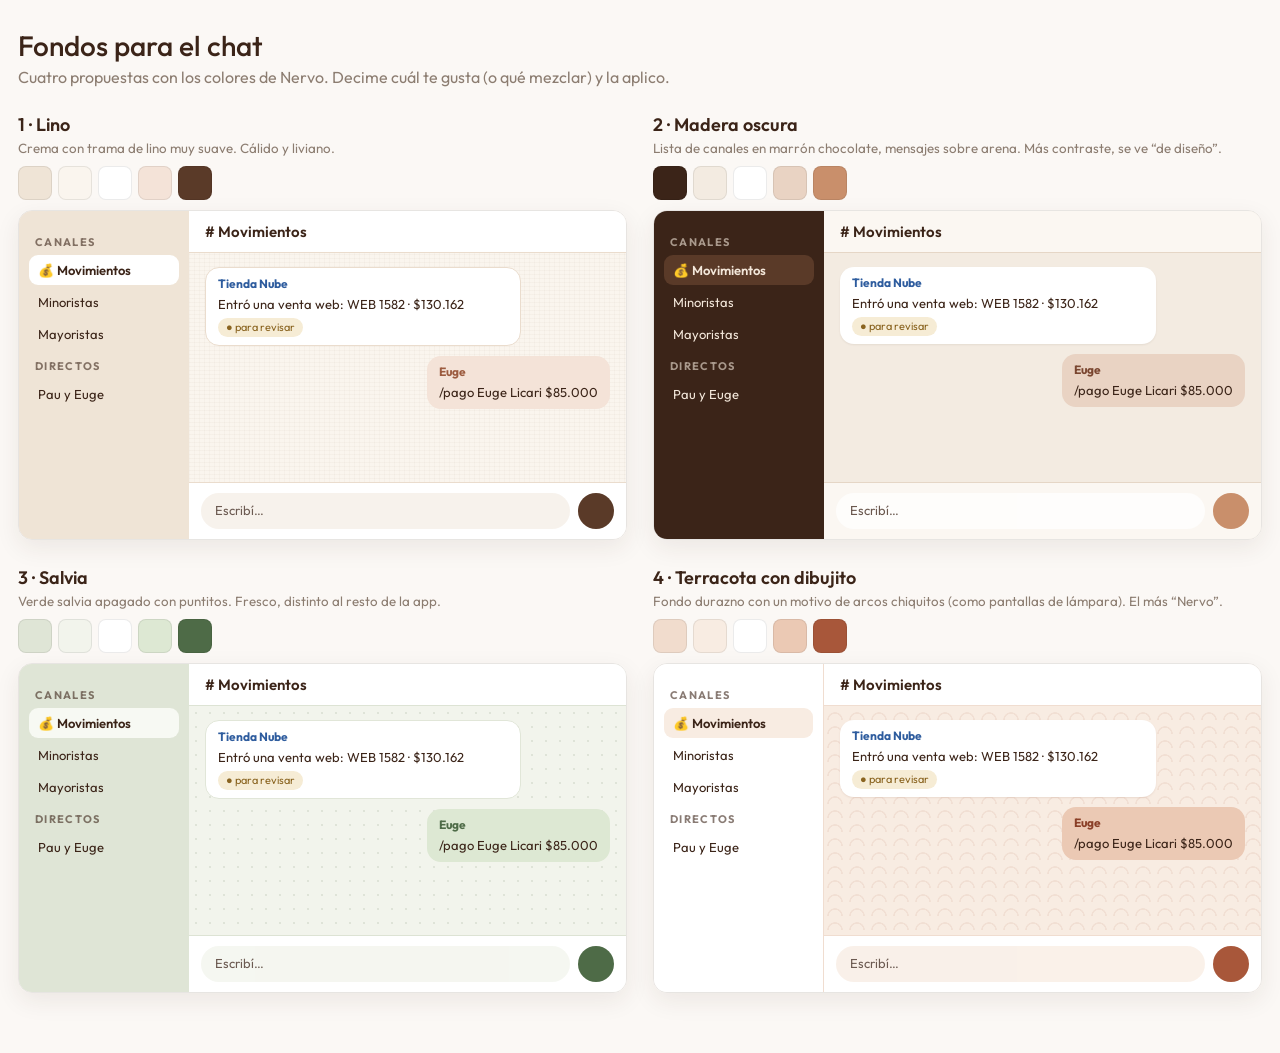
<file: fondos-chat.html>
<!doctype html><html lang="es"><head><meta charset="utf-8"><meta name="viewport" content="width=device-width,initial-scale=1"><title>Fondos para el chat · Nervo</title>
<link href="https://fonts.googleapis.com/css2?family=Outfit:wght@300;400;500;600;700&display=swap" rel="stylesheet">
<style>
*{box-sizing:border-box}body{margin:0;font-family:Outfit,sans-serif;background:#FBF8F5;color:#3B2418;padding:28px 18px 60px}
h1{font-weight:500;font-size:28px;margin:0 0 4px}p.s{margin:0 0 26px;color:#8C7D71}
.grid{display:grid;grid-template-columns:repeat(auto-fit,minmax(520px,1fr));gap:26px;max-width:1300px}
.op h2{font-size:18px;font-weight:600;margin:0 0 4px}.op small{display:block;color:#8C7D71;margin-bottom:10px}
.sw{display:flex;gap:6px;margin-bottom:10px}.sw i{width:34px;height:34px;border-radius:8px;border:1px solid rgba(0,0,0,.08)}
.ch{display:grid;grid-template-columns:170px 1fr;height:330px;border-radius:14px;overflow:hidden;border:1px solid rgba(0,0,0,.08);box-shadow:0 8px 24px rgba(58,36,28,.08)}
.ls{padding:14px 10px;font-size:13px}.ls b{display:block;font-size:11px;letter-spacing:.12em;text-transform:uppercase;opacity:.6;margin:10px 6px 6px}
.ls div{padding:7px 9px;border-radius:9px;margin-bottom:2px}.ls .on{font-weight:600}
.mn{display:flex;flex-direction:column}.tt{padding:11px 16px;font-weight:600;font-size:15px}
.ms{flex:1;padding:14px 16px;display:flex;flex-direction:column;gap:10px;font-size:13px}
.m{max-width:78%;padding:8px 12px;border-radius:14px;line-height:1.4}.m b{display:block;font-size:12px;margin-bottom:2px}
.m.yo{align-self:flex-end}.chip{display:inline-block;margin-top:5px;font-size:11px;padding:2px 8px;border-radius:99px}
.cf{padding:10px 12px;display:flex;gap:8px}.cf span{flex:1;border-radius:20px;padding:9px 14px;font-size:13px;opacity:.75}.cf em{width:36px;height:36px;border-radius:50%;flex:none}
</style></head><body>
<h1>Fondos para el chat</h1><p class="s">Cuatro propuestas con los colores de Nervo. Decime cuál te gusta (o qué mezclar) y la aplico.</p>
<div class="grid">

<div class="op"><h2>1 · Lino</h2><small>Crema con trama de lino muy suave. Cálido y liviano.</small>
<div class="sw"><i style="background:#EFE4D6"></i><i style="background:#FAF5EE"></i><i style="background:#FFFFFF"></i><i style="background:#F4E3D8"></i><i style="background:#5A3A28"></i></div>
<div class="ch"><div class="ls" style="background:#EFE4D6"><b>Canales</b><div class="on" style="background:#FFFFFF">💰 Movimientos</div><div>Minoristas</div><div>Mayoristas</div><b>Directos</b><div>Pau y Euge</div></div>
<div class="mn" style="background:#FAF5EE;background-image:repeating-linear-gradient(0deg,rgba(120,90,60,.035) 0 1px,transparent 1px 4px),repeating-linear-gradient(90deg,rgba(120,90,60,.03) 0 1px,transparent 1px 5px)">
<div class="tt" style="background:#FFFFFF;border-bottom:1px solid #EADCCD"># Movimientos</div>
<div class="ms"><div class="m" style="background:#fff;border:1px solid #EADCCD"><b style="color:#2E5C9E">Tienda Nube</b>Entró una venta web: WEB 1582 · $130.162<br><span class="chip" style="background:#F6ECD5;color:#8A6420">● para revisar</span></div>
<div class="m yo" style="background:#F4E3D8"><b style="color:#9C5B3F">Euge</b>/pago Euge Licari $85.000</div></div>
<div class="cf" style="background:#fff;border-top:1px solid #EADCCD"><span style="background:#F5EEE6">Escribí…</span><em style="background:#5A3A28"></em></div></div></div></div>

<div class="op"><h2>2 · Madera oscura</h2><small>Lista de canales en marrón chocolate, mensajes sobre arena. Más contraste, se ve “de diseño”.</small>
<div class="sw"><i style="background:#3B2418"></i><i style="background:#F3EBE1"></i><i style="background:#FFFFFF"></i><i style="background:#E9D3C3"></i><i style="background:#C98F6B"></i></div>
<div class="ch"><div class="ls" style="background:#3B2418;color:#F3E7DA"><b>Canales</b><div class="on" style="background:#5A3A28">💰 Movimientos</div><div>Minoristas</div><div>Mayoristas</div><b>Directos</b><div>Pau y Euge</div></div>
<div class="mn" style="background:#F3EBE1">
<div class="tt" style="background:#FBF7F2;border-bottom:1px solid #E5D6C6"># Movimientos</div>
<div class="ms"><div class="m" style="background:#fff;box-shadow:0 1px 2px rgba(58,36,24,.08)"><b style="color:#2E5C9E">Tienda Nube</b>Entró una venta web: WEB 1582 · $130.162<br><span class="chip" style="background:#F6ECD5;color:#8A6420">● para revisar</span></div>
<div class="m yo" style="background:#E9D3C3"><b style="color:#7A4630">Euge</b>/pago Euge Licari $85.000</div></div>
<div class="cf" style="background:#FBF7F2;border-top:1px solid #E5D6C6"><span style="background:#fff">Escribí…</span><em style="background:#C98F6B"></em></div></div></div></div>

<div class="op"><h2>3 · Salvia</h2><small>Verde salvia apagado con puntitos. Fresco, distinto al resto de la app.</small>
<div class="sw"><i style="background:#DFE5D6"></i><i style="background:#F2F4EC"></i><i style="background:#FFFFFF"></i><i style="background:#DDE8D3"></i><i style="background:#4E6B47"></i></div>
<div class="ch"><div class="ls" style="background:#DFE5D6"><b>Canales</b><div class="on" style="background:#F7F9F3">💰 Movimientos</div><div>Minoristas</div><div>Mayoristas</div><b>Directos</b><div>Pau y Euge</div></div>
<div class="mn" style="background:#F2F4EC;background-image:radial-gradient(rgba(78,107,71,.12) 1px,transparent 1.2px);background-size:14px 14px">
<div class="tt" style="background:#FFFFFF;border-bottom:1px solid #DDE3D4"># Movimientos</div>
<div class="ms"><div class="m" style="background:#fff;border:1px solid #E1E6D8"><b style="color:#2E5C9E">Tienda Nube</b>Entró una venta web: WEB 1582 · $130.162<br><span class="chip" style="background:#F6ECD5;color:#8A6420">● para revisar</span></div>
<div class="m yo" style="background:#DDE8D3"><b style="color:#4E6B47">Euge</b>/pago Euge Licari $85.000</div></div>
<div class="cf" style="background:#fff;border-top:1px solid #DDE3D4"><span style="background:#F2F4EC">Escribí…</span><em style="background:#4E6B47"></em></div></div></div></div>

<div class="op"><h2>4 · Terracota con dibujito</h2><small>Fondo durazno con un motivo de arcos chiquitos (como pantallas de lámpara). El más “Nervo”.</small>
<div class="sw"><i style="background:#F1DCCD"></i><i style="background:#F8ECE2"></i><i style="background:#FFFFFF"></i><i style="background:#EBC9B4"></i><i style="background:#A8573A"></i></div>
<div class="ch"><div class="ls" style="background:#FFFFFF;border-right:1px solid #F0DDD0"><b>Canales</b><div class="on" style="background:#F8ECE2">💰 Movimientos</div><div>Minoristas</div><div>Mayoristas</div><b>Directos</b><div>Pau y Euge</div></div>
<div class="mn" style="background:#F8ECE2;background-image:radial-gradient(circle at 50% 100%,transparent 6px,rgba(168,87,58,.09) 6.5px 7.5px,transparent 8px);background-size:22px 14px">
<div class="tt" style="background:#FFFFFF;border-bottom:1px solid #F0DDD0"># Movimientos</div>
<div class="ms"><div class="m" style="background:#fff;box-shadow:0 1px 2px rgba(120,60,40,.1)"><b style="color:#2E5C9E">Tienda Nube</b>Entró una venta web: WEB 1582 · $130.162<br><span class="chip" style="background:#F6ECD5;color:#8A6420">● para revisar</span></div>
<div class="m yo" style="background:#EBC9B4"><b style="color:#8A3F27">Euge</b>/pago Euge Licari $85.000</div></div>
<div class="cf" style="background:#fff;border-top:1px solid #F0DDD0"><span style="background:#F8ECE2">Escribí…</span><em style="background:#A8573A"></em></div></div></div></div>

</div></body></html>
</file>
